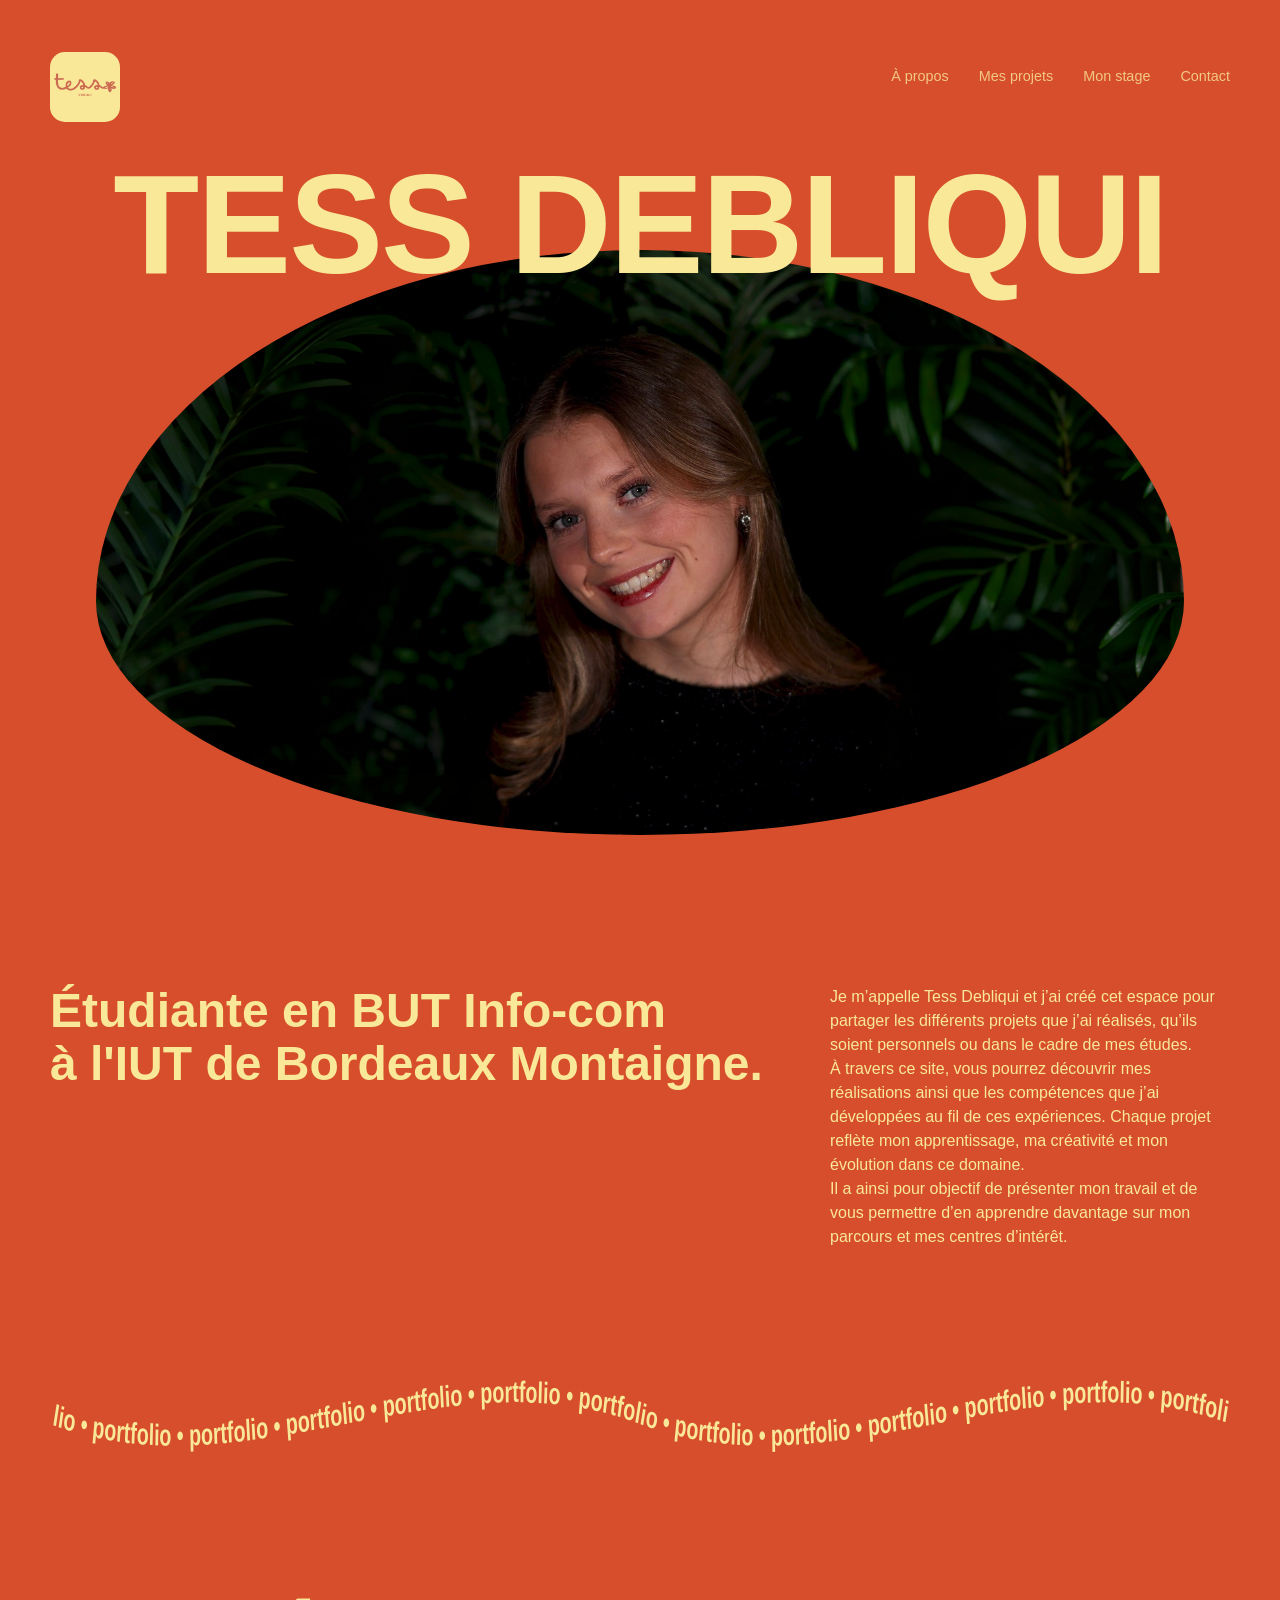
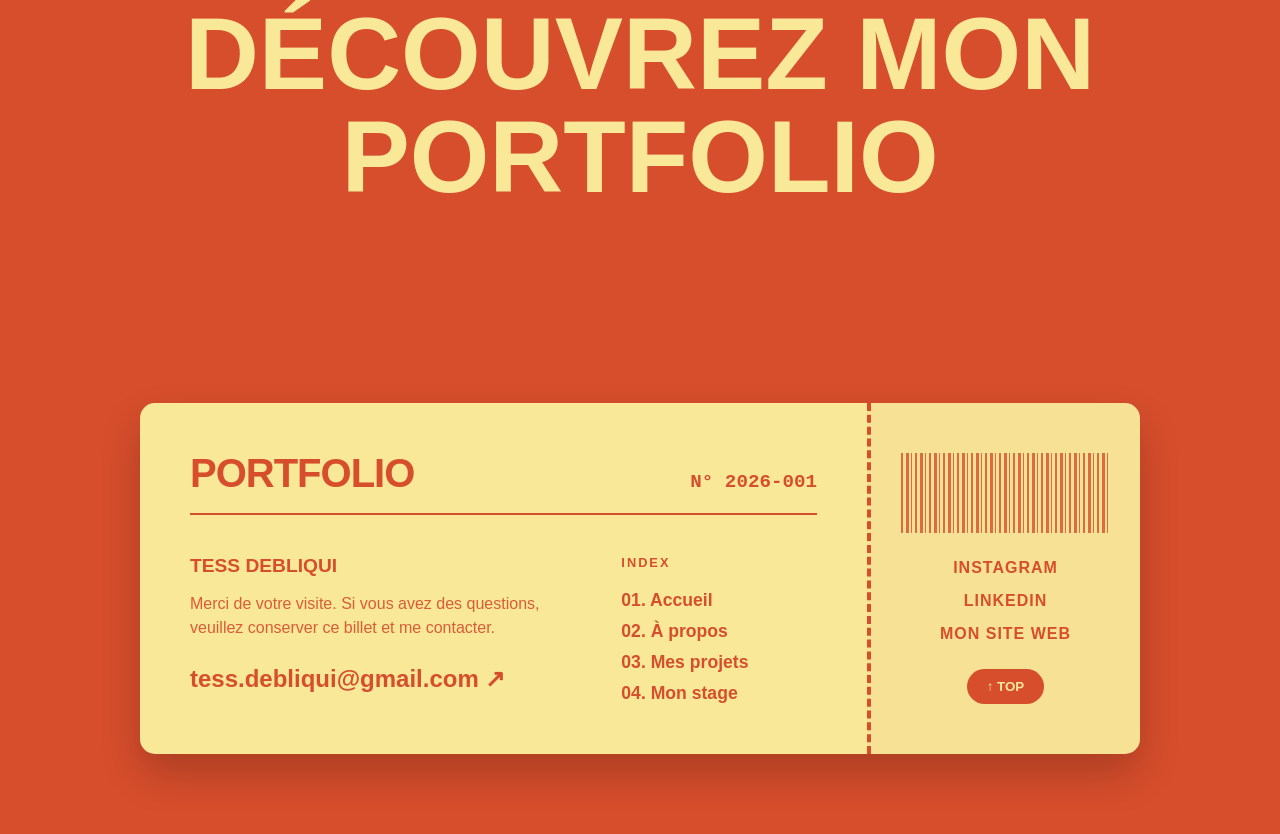
<file: index.html>
<!DOCTYPE html>
<html lang="fr">
<head>
    <meta charset="UTF-8">
    <meta name="viewport" content="width=device-width, initial-scale=1.0">
    <title>Tess's Portfolio</title>
    <link rel="stylesheet" href="style.css">
</head>
<body>
    <nav>
        <div class="logo">
          <a href="index.html"></a><img src="images/logo3.png" alt="logotess" class="logotess">
        </div> 
            
        <ul class="nav-links">
            <li><a href="apropos.html">À propos</a></li> 
            <li><a href="mesprojets.html">Mes projets</a></li>
            <li><a href="monstage.html">Mon stage</a></li>
            <li><a href="contact.html">Contact</a></li>
        </ul>
    </nav>

    <main>
        <h1 class="titre-principal">TESS DEBLIQUI</h1>
        
        <div class="cadre-ovale">
            <img src="images/tess3.png" alt="Portrait de moi">
        </div>
    </main>
</body>
</html>


<section class="details-section">
        <div class="intro-grid">
            <div class="intro-left">
                <h2>Étudiante en BUT Info-com<br>à l'IUT de Bordeaux Montaigne.</h2>
            </div>
            <div class="intro-right">
                <p> Je m’appelle Tess Debliqui et j’ai créé cet espace pour partager les différents projets que j’ai réalisés, qu’ils soient personnels ou dans le cadre de mes études.</p>

                <p>À travers ce site, vous pourrez découvrir mes réalisations ainsi que les compétences que j’ai développées au fil de ces expériences. Chaque projet reflète mon apprentissage, ma créativité et mon évolution dans ce domaine.</p>
                    
                <p>Il a ainsi pour objectif de présenter mon travail et de vous permettre d’en apprendre davantage sur mon parcours et mes centres d’intérêt.</p>
            </div>
        </div>

       <div class="wave-container">
    <svg viewBox="0 0 1440 120" preserveAspectRatio="none">
        <path id="wavePath" d="M0,60 C240,120 480,0 720,60 C960,120 1200,0 1440,60" fill="transparent" />
        <text>
            <textPath href="#wavePath" startOffset="0%" class="moving-text">
                Portfolio • Portfolio • Portfolio • Portfolio • Portfolio • Portfolio • Portfolio • Portfolio • Portfolio • Portfolio • Portfolio • Portfolio • Portfolio • Portfolio • Portfolio • Portfolio • Portfolio • Portfolio • Portfolio • Portfolio • Portfolio • 
                <animate 
                    attributeName="startOffset" 
                    from="0%" 
                    to="-40%" 
                    dur="15s" 
                    repeatCount="indefinite" />
            </textPath>
        </text>
    </svg>
</div>

        <div class="titre-bas">
            <h2>DÉCOUVREZ MON PORTFOLIO</h2>
        </div>
    </section>

    <footer class="footer-ticket-section">
        
    <div class="ticket-container">
        <div class="ticket-main">
            <div class="ticket-header">
                <h2>PORTFOLIO</h2>
                <span class="ticket-number">N° 2026-001</span>
            </div>
            
            <div class="ticket-body">
                <div class="ticket-info">
                    <h3>TESS DEBLIQUI</h3>
                    <p>Merci de votre visite. Si vous avez des questions, veuillez conserver ce billet et me contacter.</p>
                    <a href="tess.debliqui@gmail.com" class="ticket-mail">tess.debliqui@gmail.com ↗</a>
                </div>
                
                <div class="ticket-nav">
                    <h4>Index</h4>
                    <a href="index.html">01. Accueil</a>
                    <a href="apropos.html">02. À propos</a>
                    <a href="mesprojets.html">03. Mes projets</a>
                    <a href="monstage.html">04. Mon stage</a>
                </div>
            </div>
        </div>

        <div class="ticket-stub">
            <div class="css-barcode"></div>
            <div class="stub-links">
    <a href="https://www.instagram.com/tessdbi/" class="stub-link">Instagram</a>
    <a href="https://www.linkedin.com/in/tess-debliqui-9519aa387/" class="stub-link">LinkedIn</a>
    <a href="https://tessdebliqui.mypixieset.com" class="stub-link">Mon site Web</a>
</div>
            
            <button onclick="window.scrollTo({top: 0, behavior: 'smooth'})" class="stub-btn">↑ TOP</button>
        </div>
    </div>
</footer>
</file>
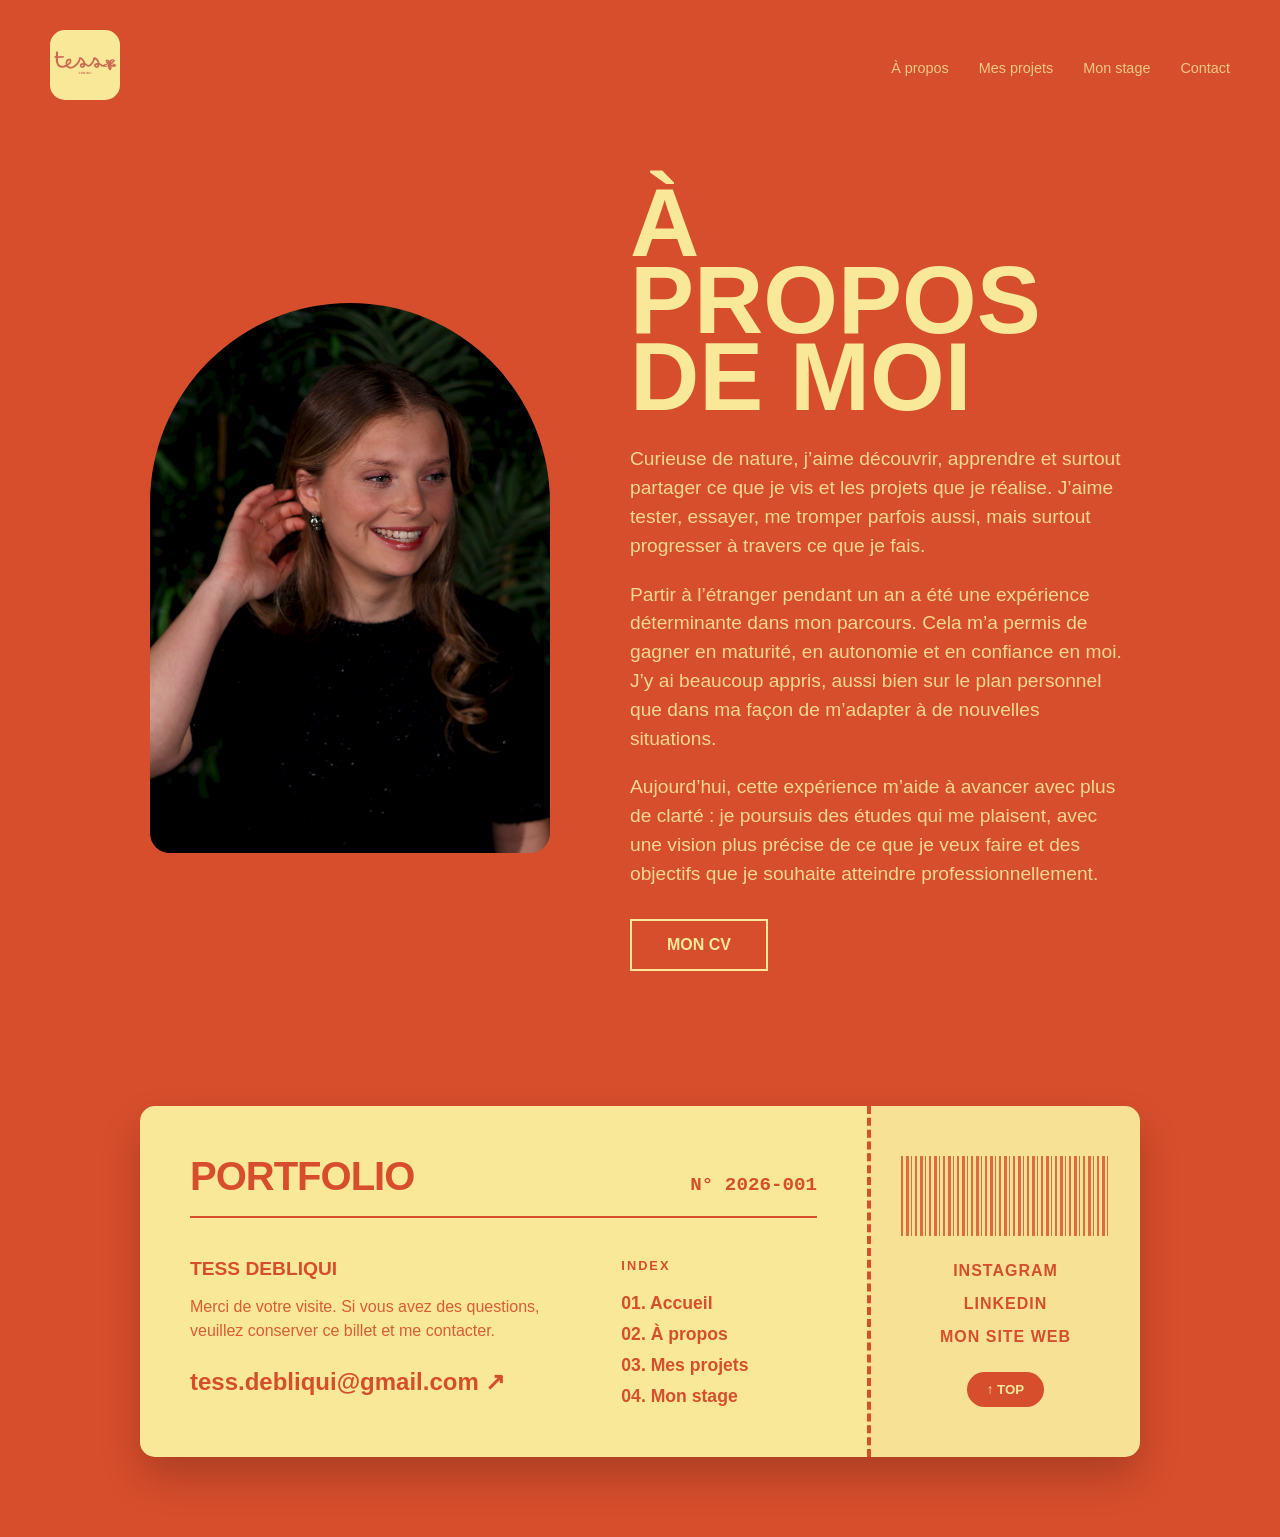
<file: apropos.html>
<!DOCTYPE html>
<html lang="fr">
<head>
    <meta charset="UTF-8">
    <meta name="viewport" content="width=device-width, initial-scale=1.0">
    <title>À Propos | Mon Portfolio</title>
    <link rel="stylesheet" href="style.css">
</head>
<body>
    <nav>
       <div class="logo">
          <a href="index.html">
            <img src="images/logo3.png" alt="logotess" class="logotess">
          </a>
        </div> 
        
        
        <ul class="nav-links">
            <li><a href="apropos.html">À propos</a></li> 
            <li><a href="mesprojets.html">Mes projets</a></li>
            <li><a href="monstage.html">Mon stage</a></li>
            <li><a href="contact.html">Contact</a></li>
        </ul>
    </nav>
    

    <main class="content-apropos">
        <div class="container-apropos">
            <div class="photo-side">
                <div class="cadre-dome">
                    <img src="images/apropos.JPG" alt="Portrait">
                </div>
            </div>

            <div class="text-side">
                <h1> À propos
                    <br> de moi 
                </h1>

                <p>Curieuse de nature, j’aime découvrir, apprendre et surtout partager ce que je vis et les projets que je réalise. J’aime tester, essayer, me tromper parfois aussi, mais surtout progresser à travers ce que je fais.</p>
                <p>Partir à l’étranger pendant un an a été une expérience déterminante dans mon parcours. Cela m’a permis de gagner en maturité, en autonomie et en confiance en moi. J’y ai beaucoup appris, aussi bien sur le plan personnel que dans ma façon de m’adapter à de nouvelles situations.</p>
                <p>Aujourd’hui, cette expérience m’aide à avancer avec plus de clarté : je poursuis des études qui me plaisent, avec une vision plus précise de ce que je veux faire et des objectifs que je souhaite atteindre professionnellement. </p>

               <a href="CV.pdf" class="btn-contact" target="_blank">Mon CV</a>
            </div>
        </div>
    </main>

        <footer class="footer-ticket-section">
    <div class="ticket-container">
        <div class="ticket-main">
            <div class="ticket-header">
                <h2>PORTFOLIO</h2>
                <span class="ticket-number">N° 2026-001</span>
            </div>
            
            <div class="ticket-body">
                <div class="ticket-info">
                    <h3>TESS DEBLIQUI</h3>
                    <p>Merci de votre visite. Si vous avez des questions, veuillez conserver ce billet et me contacter.</p>
                    <a href="tess.debliqui@gmail.com" class="ticket-mail">tess.debliqui@gmail.com ↗</a>
                </div>
                
                <div class="ticket-nav">
                    <h4>Index</h4>
                    <a href="index.html">01. Accueil</a>
                    <a href="apropos.html">02. À propos</a>
                    <a href="mesprojets.html">03. Mes projets</a>
                     <a href="monstage.html">04. Mon stage</a>
                </div>
            </div>
        </div>

        <div class="ticket-stub">
            <div class="css-barcode"></div>
            <div class="stub-links">
    <a href="https://www.instagram.com/tessdbi/" class="stub-link">Instagram</a>
    <a href="https://www.linkedin.com/in/tess-debliqui-9519aa387/" class="stub-link">LinkedIn</a>
    <a href="https://tessdebliqui.mypixieset.com" class="stub-link">Mon site Web</a>
</div>
            
            <button onclick="window.scrollTo({top: 0, behavior: 'smooth'})" class="stub-btn">↑ TOP</button>
        </div>
    </div>
</footer>

</body>
</html>
</file>
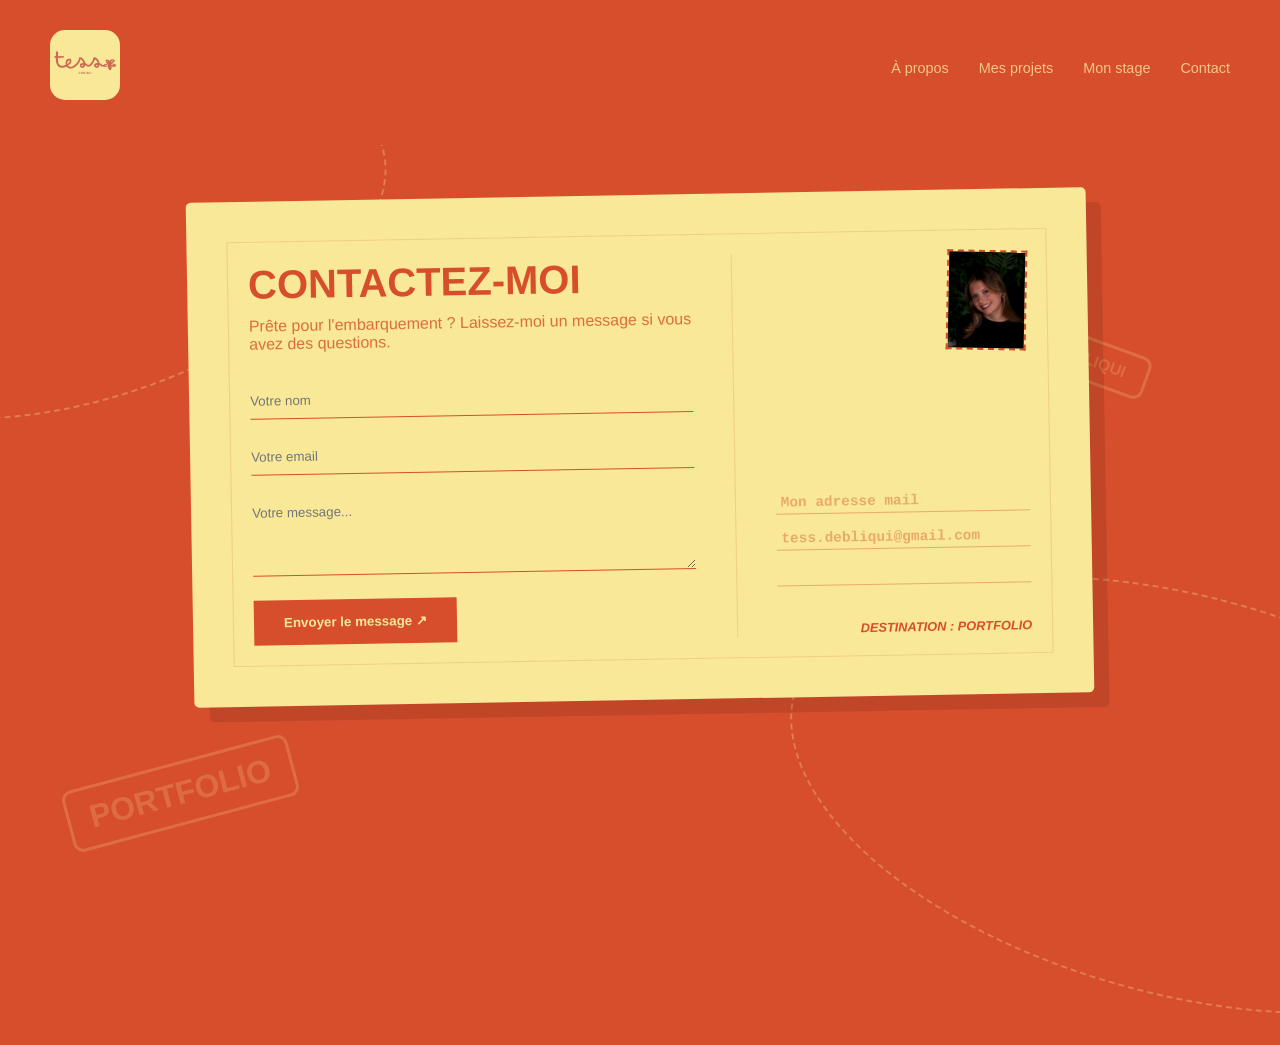
<file: contact.html>
<!DOCTYPE html>
<html lang="fr">
<head>
    <meta charset="UTF-8">
    <meta name="viewport" content="width=device-width, initial-scale=1.0">
    <title> Contactez-moi | Mon Portfolio</title>
    <link rel="stylesheet" href="style.css">
</head>
<body>
    <nav>
       <div class="logo">
          <a href="index.html">
            <img src="images/logo3.png" alt="logotess" class="logotess">
          </a>
        </div> 
        
        
        <ul class="nav-links">
            <li><a href="apropos.html">À propos</a></li> 
            <li><a href="mesprojets.html">Mes projets</a></li>
            <li><a href="monstage.html">Mon stage</a></li>
            <li><a href="contact.html">Contact</a></li>
        </ul>
    </nav>



        


    <main class="travel-contact-wrapper">
    <div class="decor-layer">
        <div class="flight-line line-1"></div>
        <div class="flight-line line-2"></div>
        <div class="passport-stamp stamp-1">TESS DEBLIQUI</div>
        <div class="passport-stamp stamp-2">PORTFOLIO</div>
    </div>

    <section class="postcard-container">
        <div class="postcard-inner">
            <div class="postcard-left">
                <h1>Contactez-moi</h1>
                <p>Prête pour l'embarquement ? Laissez-moi un message si vous avez des questions.</p>
                
                <form action="#" class="postcard-form">
                    <input type="text" placeholder="Votre nom" required>
                    <input type="email" placeholder="Votre email" required>
                    <textarea placeholder="Votre message..." rows="4" required></textarea>
                    <button type="submit">Envoyer le message ↗</button>
                </form>
            </div>

           <div class="postcard-right">
    <div class="stamp-box">
        <img src="images/tess.JPG" alt="Stamp" class="logo-stamp">
    </div>
    
    <div class="address-lines">
        <div class="line">
            <span class="handwritten">Mon adresse mail</span>
        </div>
        
        <div class="line">
            <a href="mailto:tess.debliqui@gmail.com" class="handwritten mail-link">
                tess.debliqui@gmail.com
            </a>
        </div>
        
        <div class="line"></div>
        
        <p class="destination">Destination : Portfolio</p>
    </div>
</div>
    
            
        </div>
    </section>


</main>
</file>
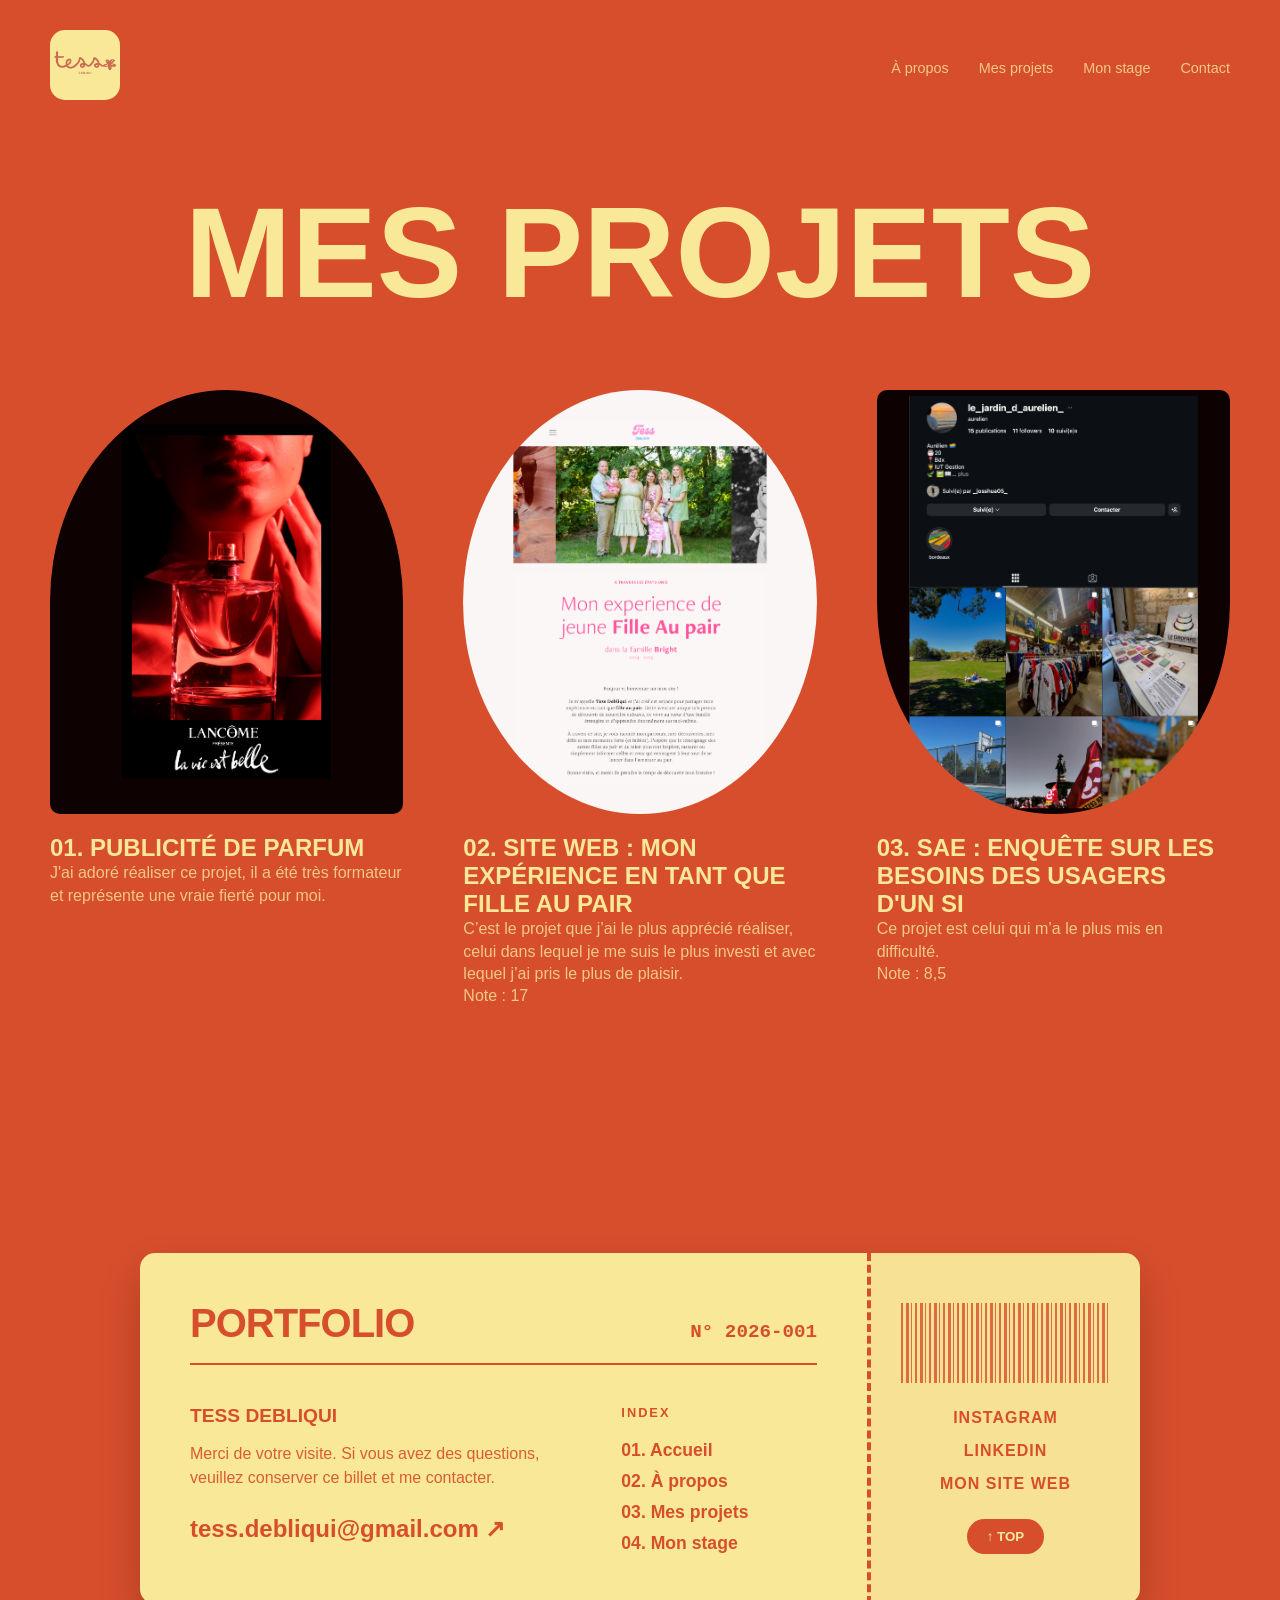
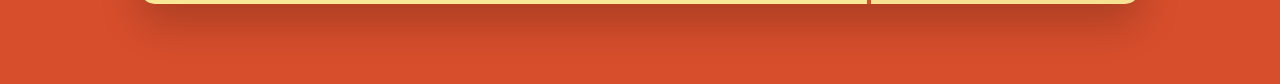
<file: mesprojets.html>
<!DOCTYPE html>
<html lang="fr">
<head>
    <meta charset="UTF-8">
    <meta name="viewport" content="width=device-width, initial-scale=1.0">
    <title>À Propos | Mon Portfolio</title>
    <link rel="stylesheet" href="style.css">
</head>
<body>
    <nav>
       <div class="logo">
          <a href="index.html">
            <img src="images/logo3.png" alt="logotess" class="logotess">
          </a>
        </div> 
        
        
        <ul class="nav-links">
            <li><a href="apropos.html">À propos</a></li> 
            <li><a href="mesprojets.html">Mes projets</a></li>
            <li><a href="monstage.html">Mon stage</a></li>
            <li><a href="contact.html">Contact</a></li>
        </ul>
    </nav>

    <main class="projects-page">
        <h1 class="projects-title">MES PROJETS</h1>

        <section class="projects-grid">
            <article class="project-card">
                <a href="#modal1" class="project-link">
                    <div class="project-image shape-1">
                        <img src="images/pubparfum2.png" alt="Pubparfum">
                    </div>
                </a>
                <div class="project-info">
                    <h3>01. Publicité de parfum</h3>
                    <p> J'ai adoré réaliser ce projet, il a été très formateur et représente une vraie fierté pour moi. </p>
                </div>
            </article>

            <article class="project-card">
                <a href="#modal2" class="project-link">
                    <div class="project-image shape-2">
                        <img src="images/siteweb3.png" alt="Siteweb">
                    </div>
                </a>
                <div class="project-info">
                    <h3>02. Site web : Mon expérience en tant que fille au pair</h3>
                    <p>C’est le projet que j’ai le plus apprécié réaliser, celui dans lequel je me suis le plus investi et avec lequel j’ai pris le plus de plaisir.</p>
                    <p>Note : 17 </p>
                </div>
            </article>

            <article class="project-card">
                <a href="#modal3" class="project-link">
                    <div class="project-image shape-3">
                        <img src="images/insta2.png" alt="Instagram">
                     </div>
                </a>
                 
                <div class="project-info">
                    <h3>03. SAE : Enquête sur les besoins des usagers d'un SI</h3>
                    <p>Ce projet est celui qui m’a le plus mis en difficulté. </p>
                    <p>Note : 8,5 </p>
                </div>
            </article>
        </section>
    </main>

    <div id="modal1" class="modal-container">
        <div class="modal-content">
            <a href="#" class="close-modal">&times;</a>
            
            <div class="modal-body">
                <img src="images/pubparfum.jpg" alt="Pubparfum">
                <div class="modal-text">
                    <h2>Publicité de parfum</h2>
                    <p>Pour la création de cette publicité, j'ai conçu mon propre concept en développant mes idées.
                    <p>Ce projet m’a permis de développer mes compétences en <strong>création de concept publicitaire</strong> et en <strong> tournage sur plateau TV</strong>. J’ai réalisé moi-même la prise de vue, en travaillant la lumière pour créer une ambiance visuelle forte.</p>
                    <p>J’ai aussi effectué le montage sur <strong>Photoshop</strong>, ce qui m’a permis de maîtriser la <strong>post-production</strong> et d’aller jusqu’au rendu final.</p>
                    <p>Ce travail a renforcé mon <strong>sens de la direction artistique</strong> et ma capacité à <strong>mener un projet</strong> de A à Z.</p>
                </div>
            </div>
        </div>
    </div>

    <div id="modal2" class="modal-container">
        <div class="modal-content">
            <a href="#" class="close-modal">&times;</a>
            
            <div class="modal-body">
                <img src="images/siteweb3.png" alt="Pubparfum">
                <div class="modal-text">
                    <h2> Mon site web </h2>
                    <p>Pour ce projet, j’ai réalisé un site web afin de raconter mon expérience en tant que <strong>fille au pair</strong>. Ce travail m’a permis de mettre en forme mon vécu de manière <strong>claire</strong> et <strong>visuelle</strong>, tout en réfléchissant à la façon de le partager.</p>
                    <p>J’ai développé des compétences en <strong>Création de site web</strong>, en <strong>organisation de contenu et en mise en page</strong>. J’ai également travaillé <strong>l’aspect visuel </strong> pour rendre le site agréable à parcourir et cohérent avec mon expérience.</p>
                    <p>Ce projet m’a aussi permis de prendre du recul sur ce que j’ai vécu et de le valoriser à travers un support concret.</p>
                </div>
            </div>
        </div>
    </div>

    <div id="modal3" class="modal-container">
        <div class="modal-content">
            <a href="#" class="close-modal">&times;</a>
            
            <div class="modal-body">
                <img src="images/insta3.png" alt="Insta">
                <div class="modal-text">
                    <h2>SAE : analyse des besoins</h2>
                    <p>Lors de cette SAE, nous avons travaillé sur l’analyse des besoins d’un usager en imaginant un persona et son quotidien. Ce projet a eu lieu dès la semaine de la rentrée, à un moment où je ne connaissais encore personne dans la classe. Ce contexte a rendu le travail en groupe plus <strong>complexe</strong>, notamment en termes de <strong>communication</strong> et <strong>d’organisation</strong>.</p>
                    <p>Malgré cela, j’ai trouvé ce projet intéressant. Le fait d’inventer un persona et de lui construire une vie sur Instagram a demandé de la <strong>créativité</strong> et une vraie <strong>cohérence</strong> dans notre travail.</p>
                    <p>Avec le recul, ce projet m’a aidé à <strong>m’adapter</strong> rapidement, à <strong>collaborer</strong> avec des personnes que je ne connaissais pas, et à mieux <strong>gérer les échanges</strong> au sein d’un groupe.</p>
                </div>
            </div>
        </div>
    </div>


    <footer class="footer-ticket-section">
    <div class="ticket-container">
        <div class="ticket-main">
            <div class="ticket-header">
                <h2>PORTFOLIO</h2>
                <span class="ticket-number">N° 2026-001</span>
            </div>
            
            <div class="ticket-body">
                <div class="ticket-info">
                    <h3>TESS DEBLIQUI</h3>
                    <p>Merci de votre visite. Si vous avez des questions, veuillez conserver ce billet et me contacter.</p>
                    <a href="tess.debliqui@gmail.com" class="ticket-mail">tess.debliqui@gmail.com ↗</a>
                </div>
                
                <div class="ticket-nav">
                    <h4>Index</h4>
                    <a href="index.html">01. Accueil</a>
                    <a href="apropos.html">02. À propos</a>
                    <a href="mesprojets.html">03. Mes projets</a>
                     <a href="monstage.html">04. Mon stage</a>
                </div>
            </div>
        </div>

        <div class="ticket-stub">
            <div class="css-barcode"></div>
            <div class="stub-links">
    <a href="https://www.instagram.com/tessdbi/" class="stub-link">Instagram</a>
    <a href="https://www.linkedin.com/in/tess-debliqui-9519aa387/" class="stub-link">LinkedIn</a>
    <a href="https://tessdebliqui.mypixieset.com" class="stub-link">Mon site Web</a>
</div>
            
            <button onclick="window.scrollTo({top: 0, behavior: 'smooth'})" class="stub-btn">↑ TOP</button>
        </div>
    </div>
</footer>



</body>
</html>
</file>
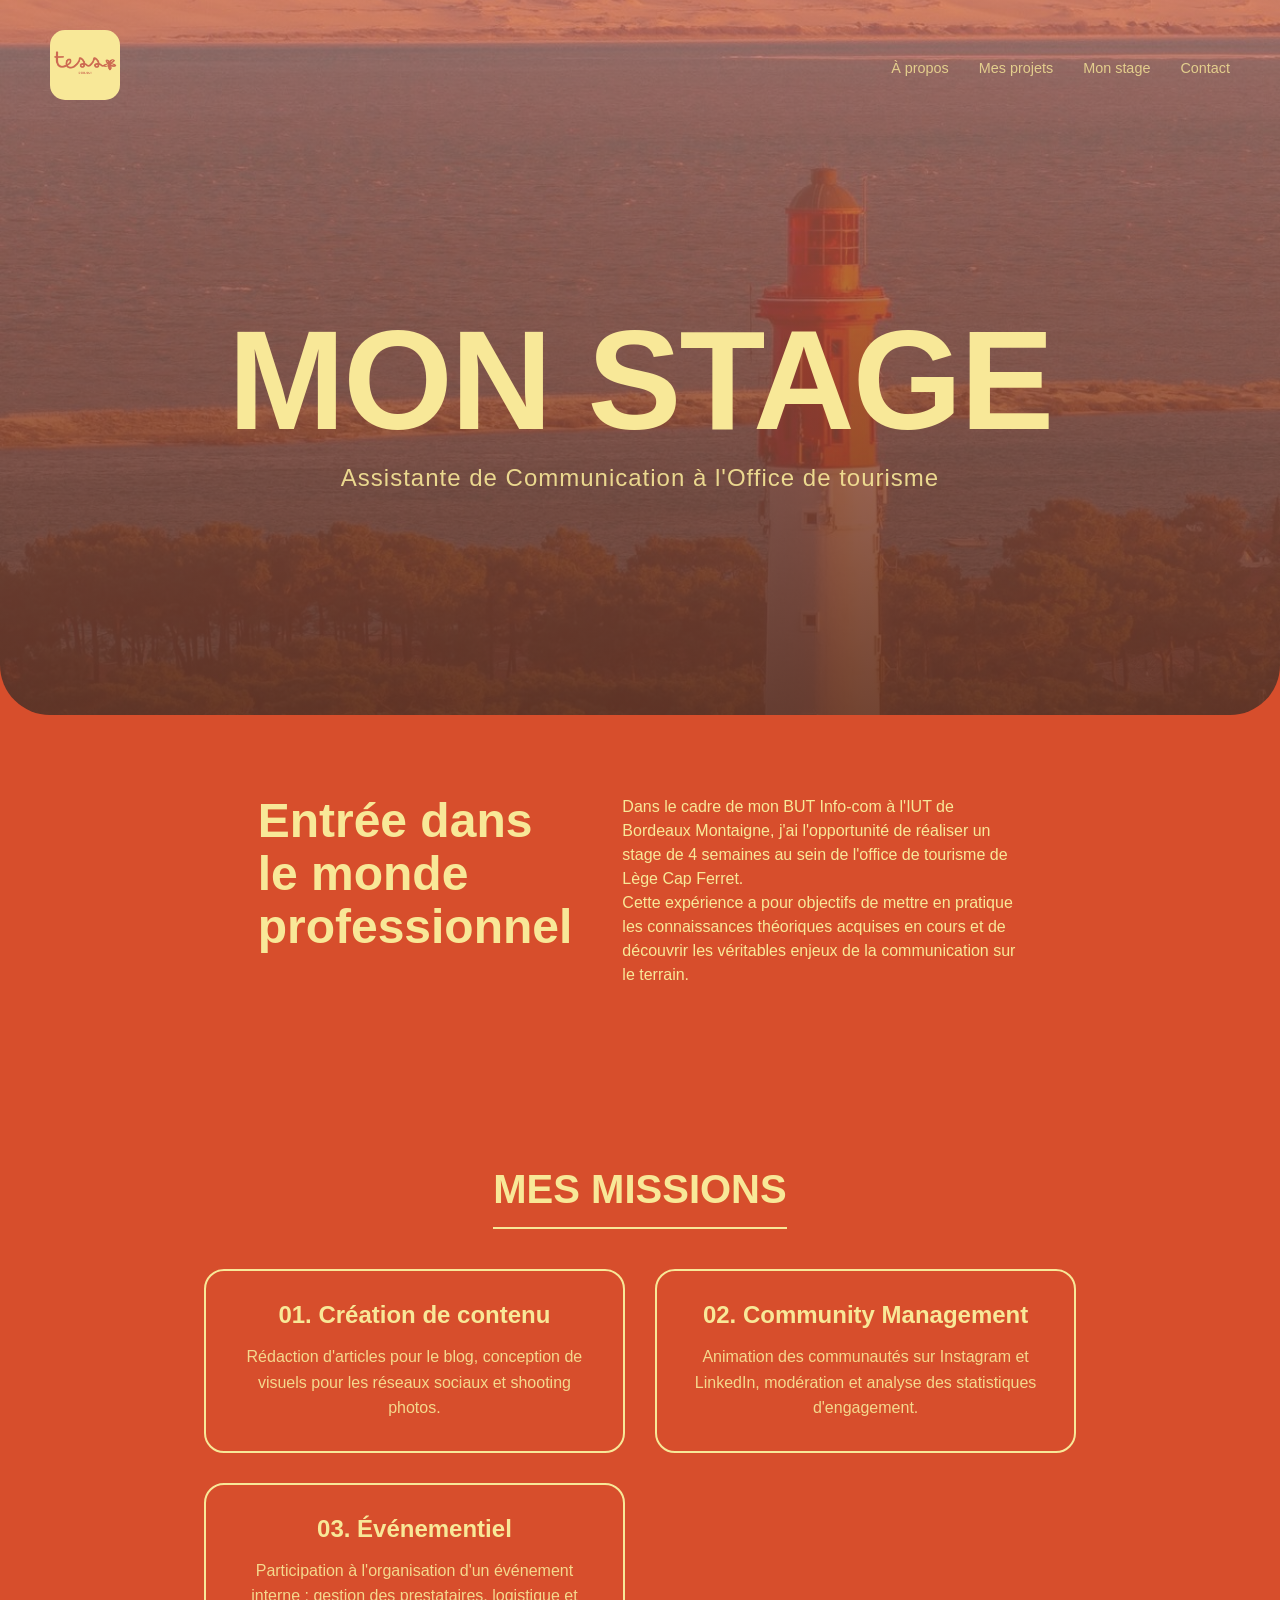
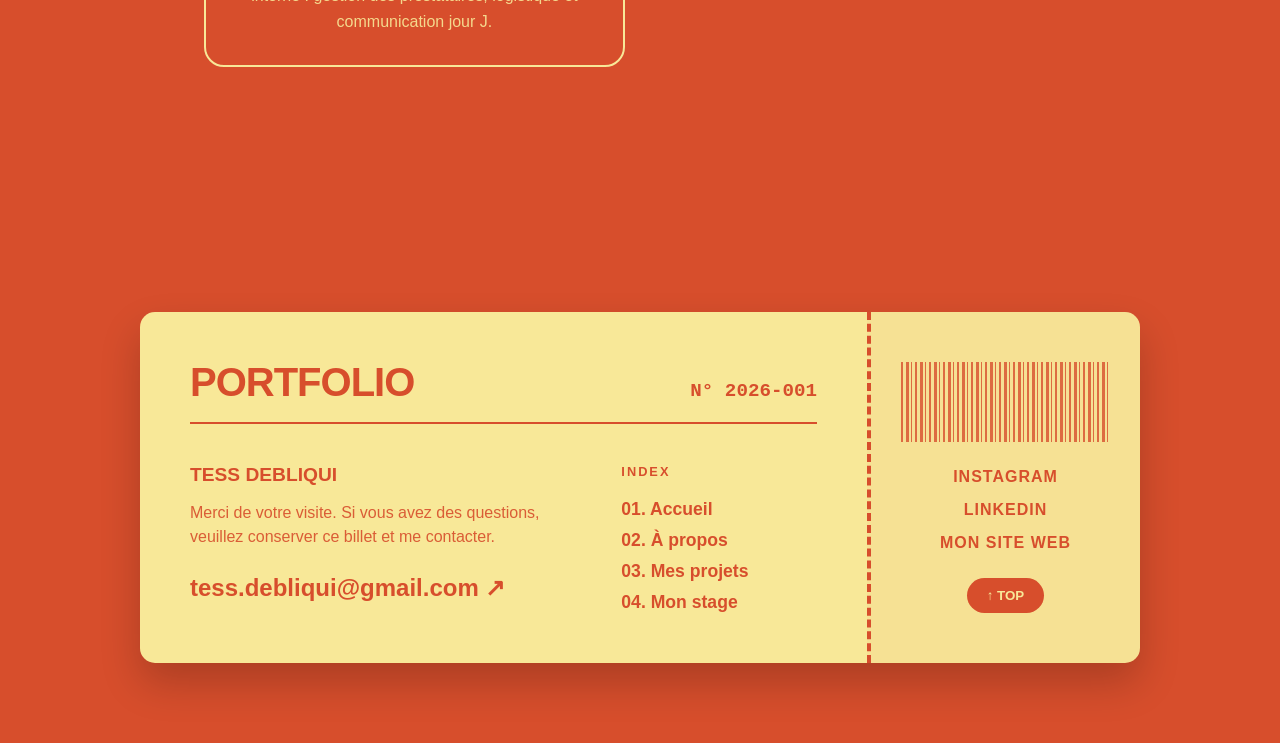
<file: monstage.html>
<!DOCTYPE html>
<html lang="fr">
<head>
    <meta charset="UTF-8">
    <meta name="viewport" content="width=device-width, initial-scale=1.0">
    <title>À Propos | Mon Portfolio</title>
    <link rel="stylesheet" href="style.css">
</head>
<body>

   

    <nav>
       <div class="logo">
          <a href="index.html">
            <img src="images/logo3.png" alt="logotess" class="logotess">
          </a>
        </div> 
        
        
        <ul class="nav-links">
            <li><a href="apropos.html">À propos</a></li> 
            <li><a href="mesprojets.html">Mes projets</a></li>
            <li><a href="monstage.html">Mon stage</a></li>
            <li><a href="contact.html">Contact</a></li>
        </ul>
    </nav>


<header class="hero-stage">
        <h1 class="titre-principal">MON STAGE</h1>
        <p class="sous-titre-stage">Assistante de Communication à l'Office de tourisme</p>
    </header>

    <main class="contenu-stage">
        <section class="intro-grid">
            <div class="intro-left">
                <h2>Entrée dans <br>le monde <br>professionnel</h2>
            </div>
            <div class="intro-right">
                <p>Dans le cadre de mon BUT Info-com à l'IUT de Bordeaux Montaigne, j'ai l'opportunité de réaliser un stage de 4 semaines au sein de l'office de tourisme de Lège Cap Ferret.</p>
                <p>Cette expérience a pour objectifs de mettre en pratique les connaissances théoriques acquises en cours et de découvrir les véritables enjeux de la communication sur le terrain.</p>
            </div>
        </section>

        <div class="titre-section-stage">
            <h2>MES MISSIONS</h2>
        </div>
        
        <div class="missions-grid">
            <div class="mission-card">
                <h3>01. Création de contenu</h3>
                <p>Rédaction d'articles pour le blog, conception de visuels pour les réseaux sociaux et shooting photos.</p>
            </div>
            <div class="mission-card">
                <h3>02. Community Management</h3>
                <p>Animation des communautés sur Instagram et LinkedIn, modération et analyse des statistiques d'engagement.</p>
            </div>
            <div class="mission-card">
                <h3>03. Événementiel</h3>
                <p>Participation à l'organisation d'un événement interne : gestion des prestataires, logistique et communication jour J.</p>
            </div>
        </div>
    </main>

    </body>
</html>














         <footer class="footer-ticket-section">
    <div class="ticket-container">
        <div class="ticket-main">
            <div class="ticket-header">
                <h2>PORTFOLIO</h2>
                <span class="ticket-number">N° 2026-001</span>
            </div>
            
            <div class="ticket-body">
                <div class="ticket-info">
                    <h3>TESS DEBLIQUI</h3>
                    <p>Merci de votre visite. Si vous avez des questions, veuillez conserver ce billet et me contacter.</p>
                    <a href="tess.debliqui@gmail.com" class="ticket-mail">tess.debliqui@gmail.com ↗</a>
                </div>
                
                <div class="ticket-nav">
                    <h4>Index</h4>
                    <a href="index.html">01. Accueil</a>
                    <a href="apropos.html">02. À propos</a>
                    <a href="mesprojets.html">03. Mes projets</a>
                     <a href="monstage.html">04. Mon stage</a>
                </div>
            </div>
        </div>

        <div class="ticket-stub">
            <div class="css-barcode"></div>
            <div class="stub-links">
    <a href="https://www.instagram.com/tessdbi/" class="stub-link">Instagram</a>
    <a href="https://www.linkedin.com/in/tess-debliqui-9519aa387/" class="stub-link">LinkedIn</a>
    <a href="https://tessdebliqui.mypixieset.com" class="stub-link">Mon site Web</a>
</div>
            
            <button onclick="window.scrollTo({top: 0, behavior: 'smooth'})" class="stub-btn">↑ TOP</button>
        </div>
    </div>
</footer>
</file>
<file: style.css>
/* Définition des couleurs de la DA */
:root {
    --couleur-fond: #d74e2c; 
    --couleur-texte: #F8E898; 
}


* {
    margin: 0;
    padding: 0;
    box-sizing: border-box;
}

body {
    background-color: var(--couleur-fond);
    color: var(--couleur-texte);
    font-family: "Helvetica Neue", Arial, sans-serif;
    min-height: 100vh;
    overflow-x: hidden;
}

/* --- EN-TÊTE / NAVIGATION --- */
nav {
    display: flex;
    justify-content: space-between;
    align-items: center;
    padding: 30px 50px;
}

.logo {
    font-size: 1.2rem;
    font-weight: bold;
    letter-spacing: -0.5px;
}

.logotess {
    width: 100px; 
    height: auto;
    border-radius: 15px; 
    display: block; 
}

.nav-links {
    display: flex;
    list-style: none;
    gap: 30px;
}

.nav-links a {
    text-decoration: none;
    color: var(--couleur-texte);
    font-size: 0.9rem;
    opacity: 0.8;
    transition: opacity 0.3s ease;
}

.nav-links a:hover {
    opacity: 1;
}

/* --- CONTENU PRINCIPAL --- */
main {
    display: flex;
    flex-direction: column;
    align-items: center;
    margin-top: 10px;
}

.titre-principal {
    font-size: clamp(4rem, 11vw, 10rem); 
    font-weight: 900;
    text-align: center;
    letter-spacing: -2px;
    line-height: 0.9;
    z-index: 2; 
    position: relative;
    margin-bottom: -3%; 
}

/* --- LE CADRE OVALE POUR LA PHOTO --- */
.cadre-ovale {
    width: 85vw;
    height: 65vh;
    max-width: 1100px;
    /* Création d'un ovale */
    border-radius: 50% 50% 50% 50% / 60% 60% 40% 40%; 
    overflow: hidden;
    position: relative;
    z-index: 1;
    margin-bottom: 50px;
}

.cadre-ovale img {
    width: 100%;
    height: 100%;
    object-fit: cover;
    object-position: center 50%;
}


/* --- SECTION DÉTAILS --- */
.details-section {
    padding: 100px 50px;
    background-color: var(--couleur-fond);
}

.intro-grid {
    display: flex;
    justify-content: space-between;
    align-items: flex-start;
    gap: 50px;
    margin-bottom: 100px;
}

.intro-left h2 {
    font-size: 3rem;
    line-height: 1.1;
    font-weight: 800;
}

.intro-right {
    max-width: 400px;
    line-height: 1.5;
    font-size: 1rem;
}

/* --- TEXTE ONDULÉ --- */
.wave-container {
    width: 100%;
    margin: 80px 0;
}

.wave-container svg {
    width: 100%;
    height: 150px;
}

.wave-container textPath {
    font-family: sans-serif;
    font-weight: bold;
    font-size: 24px;
    fill: var(--couleur-texte);
    text-transform: lowercase;
}

/* --- TITRE BAS --- */
.titre-bas {
    text-align: center;
    margin-top: 100px;
}

.titre-bas h2 {
    font-size: clamp(3rem, 8vw, 7rem);
    font-weight: 900;
    line-height: 1;
}



/* --- PAGE APROPOS --- */

.content-apropos {
    padding: 40px 50px;
    display: flex;
    justify-content: center;
    align-items: center;
    min-height: 80vh;
}

.container-apropos {
    display: flex;
    gap: 80px;
    max-width: 1200px;
    align-items: center;
}

/* Le cadre en forme de dôme */
.photo-side .cadre-dome {
    width: 400px;
    height: 550px;
    border-radius: 200px 200px 20px 20px; 
    overflow: hidden;
    background-color: var(--couleur-texte);
}

.photo-side img {
    width: 100%;
    height: 100%;
    object-fit: cover;
}

/* Style du texte */
.text-side {
    max-width: 500px;
}

.text-side h1 {
    font-size: 6rem;
    font-weight: 900;
    line-height: 0.8;
    margin-bottom: 30px;
    text-transform: uppercase;
}

.text-side p {
    font-size: 1.2rem;
    line-height: 1.5;
    margin-bottom: 20px;
    opacity: 0.9;
}

/* Bouton Contact */
.btn-contact {
    display: inline-block;
    padding: 15px 35px;
    border: 2px solid var(--couleur-texte);
    color: var(--couleur-texte);
    text-decoration: none;
    font-weight: bold;
    text-transform: uppercase;
    margin-top: 10px;
    transition: 0.3s;
}

.btn-contact:hover {
    background-color: var(--couleur-texte);
    color: var(--couleur-fond);
}

/* --- RESPONSIVE (pour mobile) --- */
@media (max-width: 900px) {
    .container-apropos {
        flex-direction: column;
        text-align: center;
        gap: 40px;
    }

    .photo-side .cadre-dome {
        width: 80vw;
        height: 100vw;
    }

    .text-side h1 {
        font-size: 4rem;
    }
}
.logotess {
    width: 70px;
    height: auto;
}

/* Style pour le logo cliquable */
.logo a {
    text-decoration: none; 
    color: inherit;
    display: inline-block;
}

.logo a:hover {
    opacity: 0.8;
}

/* --- PAGE PROJETS --- */

.projects-page {
    padding: 50px 50px 150px 50px;
}

.projects-title {
    font-size: clamp(3rem, 10vw, 8rem);
    font-weight: 900;
    text-align: center;
    margin-bottom: 80px;
    line-height: 0.9;
}

.projects-grid {
    display: grid;
    grid-template-columns: repeat(auto-fit, minmax(300px, 1fr));
    gap: 60px;
    max-width: 1400px;
    margin: 0 auto;
}

.project-card {
    display: flex;
    flex-direction: column;
    gap: 20px;
}

/* formes différentes à chaque image */
.project-image {
    width: 100%;
    aspect-ratio: 1 / 1.2;
    overflow: hidden;
    background-color: black;
    transition: transform 0.4s ease;
}

.project-image img {
    width: 100%;
    height: 100%;
    object-fit: cover;
    object-position: center;
}

.shape-1 { border-radius: 50% 50% 10px 10px; } 
.shape-2 { border-radius: 50%; } 
.shape-3 { border-radius: 10px 10px 50% 50%; } 

.project-card:hover .project-image {
    transform: translateY(-10px);
}

.project-info h3 {
    font-size: 1.5rem;
    font-weight: bold;
    text-transform: uppercase;
}

.project-info p {
    font-size: 1rem;
    opacity: 0.8;
    line-height: 1.4;
}

/* Responsive pour tablettes et mobiles */
@media (max-width: 768px) {
    .projects-title {
        font-size: 4rem;
    }
    .projects-grid {
        gap: 40px;
    }
}


/* --- STYLE DE LA MODALE --- */
.modal {
    display: none; 
    position: fixed;
    z-index: 2000;
    left: 0;
    top: 0;
    width: 100%;
    height: 100%;
    background-color: rgba(205, 106, 82, 0.95); 
    justify-content: center;
    align-items: center;
    animation: fadeIn 0.3s ease;
}

.modal-content {
    background-color: var(--couleur-texte); 
    color: var(--couleur-fond); 
    width: 80%;
    max-width: 1000px;
    border-radius: 20px;
    padding: 40px;
    position: relative;
}

.modal-body {
    display: flex;
    gap: 40px;
    align-items: center;
}

#modalImg {
    width: 50%;
    border-radius: 15px;
    object-fit: cover;
}

.modal-text h2 {
    font-size: 3rem;
    font-weight: 900;
    margin-bottom: 20px;
    text-transform: uppercase;
}

.modal-text p {
    font-size: 1.2rem;
    line-height: 1.6;
}

/* Bouton Fermer (X) */
.close-modal {
    position: absolute;
    top: 20px;
    right: 40px;
    font-size: 50px;
    color: var(--couleur-texte);
    cursor: pointer;
    z-index: 2001;
}

@keyframes fadeIn {
    from { opacity: 0; }
    to { opacity: 1; }
}

/* Responsive Modale */
@media (max-width: 800px) {
    .modal-body {
        flex-direction: column;
    }
    #modalImg {
        width: 100%;
    }
    .modal-content {
        width: 95%;
        padding: 20px;
        overflow-y: auto;
        max-height: 90vh;
    }
}




/* FENETRE MODALE */
/* Cache la modale par défaut */
.modal-container {
    position: fixed;
    top: 0;
    left: 0;
    width: 100%;
    height: 100%;
    background-color: rgba(205, 106, 82, 0.95); 
    display: flex;
    justify-content: center;
    align-items: center;
    
    
    opacity: 0;
    pointer-events: none;
    transition: opacity 0.4s ease;
    z-index: 1000;
}

/* QUAND ON CLIQUE  */
.modal-container:target {
    opacity: 1;
    pointer-events: auto;
}

.modal-content {
    background-color: #F8E898; 
    padding: 40px;
    border-radius: 20px;
    width: 80%;
    max-width: 900px;
    position: relative;
    color: #d74e2c; 
}

.modal-body {
    display: flex;
    gap: 30px;
    align-items: center;
}

.modal-body img {
    width: 50%;
    border-radius: 10px;
}

strong {
    font-weight: 800; /* Tu peux varier entre 600 et 900 selon la police */
    color: #d83006;   /* Tu peux même leur donner une couleur spécifique */
}

/* Bouton Fermer */
.close-modal {
    position: absolute;
    top: 10px;
    right: 20px;
    font-size: 40px;
    text-decoration: none;
    color: #CD6A52;
}

/* Pour que l'image du projet soit cliquable */
.project-link {
    text-decoration: none;
    display: block;
    cursor: pointer;
}

/* Responsive */
@media (max-width: 768px) {
    .modal-body {
        flex-direction: column;
    }
    .modal-body img {
        width: 100%;
    }
}




/* Page contact */
.travel-contact-wrapper {
    background-color: #d74e2c; 
    position: relative;
    padding-top: 50px;
    overflow: hidden;
    min-height: 100vh;
}

/* Décoration : Lignes et Tampons */
.decor-layer {
    position: absolute;
    width: 100%;
    height: 100%;
    pointer-events: none;
}

.flight-line {
    position: absolute;
    border: 2px dashed rgba(248, 232, 152, 0.3);
    border-radius: 50%;
}

.line-1 { width: 600px; height: 300px; top: -100px; left: -200px; transform: rotate(-20deg); }
.line-2 { width: 800px; height: 400px; bottom: 100px; right: -300px; transform: rotate(15deg); }

.passport-stamp {
    position: absolute;
    border: 3px solid rgba(248, 232, 152, 0.2);
    color: rgba(248, 232, 152, 0.2);
    padding: 10px 20px;
    font-weight: bold;
    text-transform: uppercase;
    border-radius: 10px;
}

.stamp-1 { top: 15%; right: 10%; transform: rotate(20deg); }
.stamp-2 { bottom: 30%; left: 5%; transform: rotate(-15deg); font-size: 2rem; }



/* --- LA CARTE POSTALE --- */
.postcard-container {
    max-width: 900px;
    margin: 0 auto 100px auto;
    background-color: #F8E898; 
    padding: 40px;
    border-radius: 5px; 
    box-shadow: 15px 15px 0px rgba(0,0,0,0.1);
    transform: rotate(-1deg);
    position: relative;
    z-index: 2;
}

.postcard-inner {
    display: grid;
    grid-template-columns: 1.5fr 1fr;
    gap: 40px;
    border: 1px solid rgba(205, 106, 82, 0.2);
    padding: 20px;
}

.postcard-left h1 { color: #d74e2c; font-size: 2.5rem; margin-bottom: 10px; text-transform: uppercase; }
.postcard-left p { color: #d74e2c; margin-bottom: 30px; opacity: 0.8; }

.postcard-form input, .postcard-form textarea {
    width: 100%;
    background: transparent;
    border: none;
    border-bottom: 1px solid #d74e2c;
    margin-bottom: 20px;
    padding: 10px 0;
    color: #d74e2c;
    font-family: inherit;
    outline: none;
}

.postcard-form button {
    background: #d74e2c;
    color: #F8E898;
    border: none;
    padding: 15px 30px;
    font-weight: bold;
    cursor: pointer;
    transition: 0.3s;
}

/* Partie droite de la carte postale */
.postcard-right {
    border-left: 1px solid rgba(205, 106, 82, 0.3);
    padding-left: 40px;
    display: flex;
    flex-direction: column;
    justify-content: space-between;
}


.stamp-box {
    width: 80px;
    height: 100px;
    border: 2px dashed #d74e2c;
    margin-left: auto;
    display: flex;
    align-items: center;
    justify-content: center;
}

.logo-stamp { width: 80%; ; }

.address-lines .line {
    height: 1px;
    background: #d74e2c;
    margin-bottom: 25px;
    opacity: 0.5;
}

.destination { color: #d74e2c; font-weight: bold; text-align: right; font-style: italic; }


/* --- Zone Droite : Style Lignes Fines --- */

.postcard-right {
    border-left: 1px solid rgba(205, 106, 82, 0.2);
    padding-left: 40px;
    display: flex;
    flex-direction: column;
    justify-content: space-between;
}

.stamp-box {
    width: 80px;
    height: 100px;
    border: 2px dashed #d74e2c;
    margin-left: auto;
    transform: rotate(2deg);
}

.logo-stamp {
    width: 100%;
    height: 100%;
    object-fit: cover;
}

.address-lines .line {
    height: 1px; /* On garde la ligne très fine */
    background: #d74e2c;
    margin-bottom: 35px; /* Espace entre les lignes */
    opacity: 0.4;
    position: relative;
}

/* Le texte "manuscrit" posé sur la ligne */
.handwritten {
    position: absolute;
    bottom: 4px; /* Décalage pour être juste au-dessus du trait */
    left: 5px;
    font-family: 'Courier New', Courier, monospace;
    font-weight: bold;
    color: #d74e2c;
    font-size: 0.9rem;
    white-space: nowrap;
}

/* Style spécifique du lien mail pour qu'il ne ressemble pas à un lien bleu */
.mail-link {
    text-decoration: none;
    transition: opacity 0.3s;
}

.mail-link:hover {
    opacity: 0.7;
}

.destination {
    color: #d74e2c;
    font-weight: bold;
    text-align: right;
    font-style: italic;
    margin-top: 10px;
    font-size: 0.8rem;
    text-transform: uppercase;
}



/* Page stage */

/* L'en-tête avec l'image de fond */
.hero-stage {
    background: linear-gradient(
        rgba(205, 106, 82, 0.68), 
        rgba(84, 44, 30, 0.98)    
    ), url('images/capferret1.jpg');
    background-size: cover;
    background-position: center;
    background-attachment: fixed; 
    
    height: 80vh;
    display: flex;
    flex-direction: column;
    justify-content: center;
    align-items: center;
    text-align: center;
    padding: 0 20px;
    margin-top: -140px; 
    padding-top: 100px; 
    border-radius: 0 0 50px 50px; 
    margin-bottom: 80px;
}

.hero-stage .titre-principal {
    margin-bottom: 20px;
    z-index: 2;
}

.sous-titre-stage {
    font-size: 1.5rem;
    font-weight: 500;
    letter-spacing: 1px;
    opacity: 0.9;
    z-index: 2;
}

/* Conteneur principal du stage */
.contenu-stage {
    padding: 0 50px 100px 50px;
    max-width: 1200px;
    margin: 0 auto;
}

/* Titre des sections internes */
.titre-section-stage {
    text-align: left;
    margin: 80px 0 40px 0;
    border-bottom: 2px solid var(--couleur-texte);
    padding-bottom: 15px;
}

.titre-section-stage h2 {
    font-size: 2.5rem;
    font-weight: 800;
}

/* Grille pour présenter les missions */
.missions-grid {
    display: grid;
    grid-template-columns: repeat(auto-fit, minmax(300px, 1fr));
    gap: 30px;
    margin-bottom: 50px;
}

/* Cartes pour chaque mission */
.mission-card {
    background-color: transparent;
    border: 2px solid var(--couleur-texte);
    border-radius: 20px;
    padding: 30px;
    transition: transform 0.3s ease, background-color 0.3s ease;
    text-align: center;
}

.mission-card:hover {
    transform: translateY(-10px);
    background-color: rgba(248, 232, 152, 0.1); 
}

.mission-card h3 {
    font-size: 1.5rem;
    margin-bottom: 15px;
    font-weight: 700;
    text-align: center;
}

.mission-card p {
    font-size: 1rem;
    line-height: 1.6;
    opacity: 0.9;
}















/* --- FOOTER --- */

.footer-ticket-section {
    margin-top: 15px;
    padding: 80px 5%;
    background-color: #d74e2c; 
    display: flex;
    justify-content: center;
    align-items: center;
}

/* Le Billet */
.ticket-container {
    display: flex;
    background-color: #F8E898; 
    color: #d74e2c; 
    max-width: 1000px;
    width: 100%;
    border-radius: 15px;
    box-shadow: 0 20px 40px rgba(0, 0, 0, 0.2);
    transition: transform 0.4s cubic-bezier(0.175, 0.885, 0.32, 1.275);
    position: relative;
    overflow: hidden;
}

.ticket-container:hover {
    transform: translateY(-10px) rotate(-1deg);
}

/* Partie gauche du billet */
.ticket-main {
    flex: 3;
    padding: 50px;
    display: flex;
    flex-direction: column;
    justify-content: space-between;
}

.ticket-header {
    display: flex;
    justify-content: space-between;
    align-items: flex-end;
    border-bottom: 2px solid #d74e2c;
    padding-bottom: 20px;
    margin-bottom: 40px;
}

.ticket-header h2 {
    font-size: 2.5rem;
    font-weight: 900;
    margin: 0;
    line-height: 1;
    letter-spacing: -1px;
}

.ticket-number {
    font-family: monospace;
    font-size: 1.2rem;
    font-weight: bold;
}

.ticket-body {
    display: flex;
    justify-content: space-between;
    gap: 40px;
}

.ticket-info {
    flex: 2;
}

.ticket-info h3 {
    text-transform: uppercase;
    font-size: 1.2rem;
    margin-bottom: 15px;
}

.ticket-info p {
    font-size: 1rem;
    line-height: 1.5;
    margin-bottom: 25px;
    opacity: 0.9;
}

.ticket-mail {
    font-size: 1.5rem;
    font-weight: 900;
    color: #d74e2c;
    text-decoration: none;
    border-bottom: 2px solid transparent;
    transition: border-color 0.3s;
}

.ticket-mail:hover {
    border-color: #d74e2c;
}

.ticket-nav {
    flex: 1;
    display: flex;
    flex-direction: column;
    gap: 10px;
}

.ticket-nav h4 {
    text-transform: uppercase;
    font-size: 0.8rem;
    letter-spacing: 2px;
    margin-bottom: 10px;
}

.ticket-nav a {
    color: #d74e2c;
    text-decoration: none;
    font-weight: bold;
    font-size: 1.1rem;
    transition: transform 0.3s;
}

.ticket-nav a:hover {
    transform: translateX(5px);
}

/* Partie droite */
.ticket-stub {
    flex: 1;
    padding: 50px 30px;
    border-left: 4px dashed #d74e2c; 
    display: flex;
    flex-direction: column;
    justify-content: space-between;
    align-items: center;
    background-color: rgba(205, 106, 82, 0.05); 
}

/* Le faux code-barres */
.css-barcode {
    width: 100%;
    height: 80px;
    background: repeating-linear-gradient(
        to right,
        #d74e2c,
        #d74e2c 2px,
        transparent 2px,
        transparent 5px,
        #d74e2c 5px,
        #d74e2c 8px,
        transparent 8px,
        transparent 10px,
        #d74e2c 10px,
        #d74e2c 11px,
        transparent 11px,
        transparent 14px
    );
    opacity: 0.8;
}

.stub-links {
    display: flex;
    flex-direction: column;
    gap: 15px;
    text-align: center;
    width: 100%;
}

.stub-links a {
    color: #d74e2c;
    text-decoration: none;
    font-weight: bold;
    text-transform: uppercase;
    letter-spacing: 1px;
}

.stub-btn {
    background: #d74e2c;
    color: #F8E898;
    border: none;
    padding: 10px 20px;
    border-radius: 30px;
    font-weight: bold;
    cursor: pointer;
    text-transform: uppercase;
    transition: transform 0.3s,
}

.stub-btn:hover {
    transform: translateY(-3px);
    background: #b55d47; 
}


/* --- Animation des liens de la souche --- */

.stub-links a.stub-link {
    display: inline-block; /* Nécessaire pour que le transform fonctionne bien */
    transition: all 0.3s cubic-bezier(0.4, 0, 0.2, 1); /* Transition fluide */
    position: relative;
}

.stub-links a.stub-link:hover {
    transform: translateX(8px); 
    color: #d72d03;
}


.stub-links a.stub-link::before {
    content: '→';
    position: absolute;
    left: -15px;
    opacity: 0;
    transition: all 0.3s ease;
}

.stub-links a.stub-link:hover::before {
    opacity: 1;
    left: -20px; 
}

/* Responsive pour mobile */
@media (max-width: 800px) {
    .ticket-container {
        flex-direction: column;
    }
    .ticket-stub {
        border-left: none;
        border-top: 4px dashed #d74e2c; 
        flex-direction: row;
        padding: 30px;
        gap: 20px;
    }
    .ticket-body {
        flex-direction: column;
    }
    .ticket-header {
        flex-direction: column;
        align-items: flex-start;
        gap: 10px;
    }
    .css-barcode {
        width: 60px;
        height: 100%;
        background: repeating-linear-gradient(
            to bottom, 
            #d74e2c, #d74e2c 2px, transparent 2px, transparent 5px,
            #d74e2c 5px, #d74e2c 8px, transparent 8px, transparent 10px
        );
    }
}
</file>
